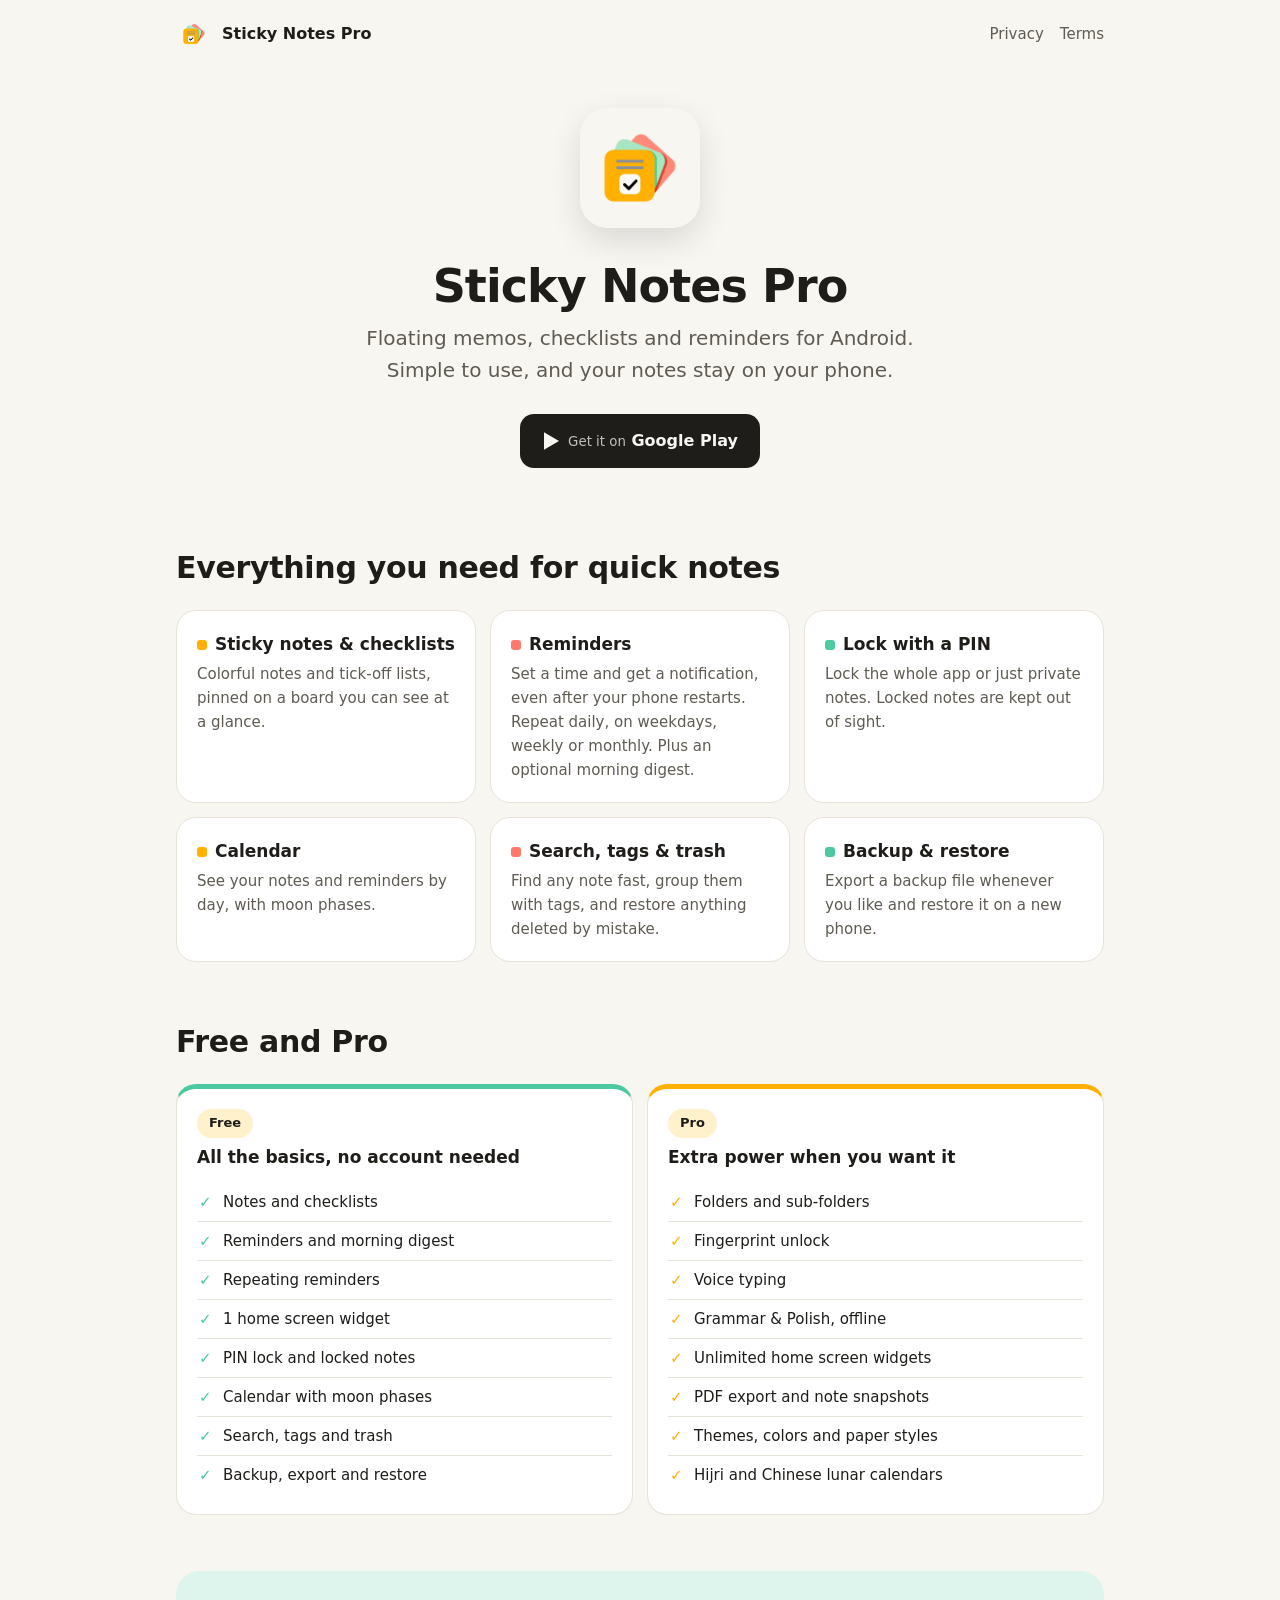
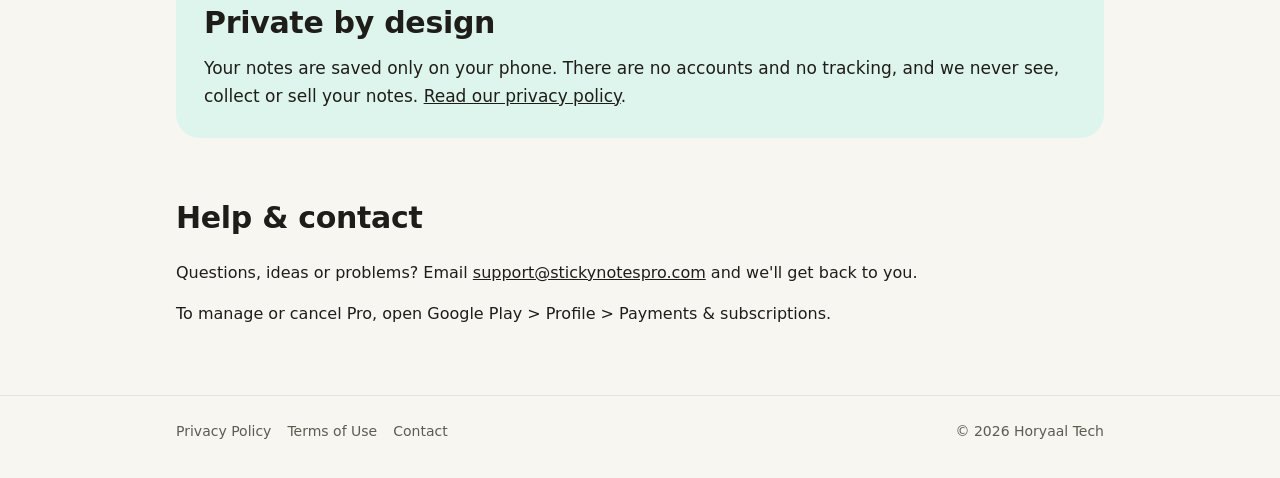
<file: index.html>
<!doctype html>
<html lang="en-US">
<head>
<meta charset="utf-8">
<meta name="viewport" content="width=device-width,initial-scale=1">
<title>Sticky Notes Pro – Floating Memos &amp; Widgets</title>
<meta name="description" content="Sticky Notes Pro is a simple, private notes, checklist and reminder app for Android. Your notes stay on your phone.">
<meta property="og:title" content="Sticky Notes Pro – Floating Memos &amp; Widgets">
<meta property="og:description" content="Simple, private sticky notes, checklists and reminders for Android.">
<meta property="og:image" content="https://stickynotespro.com/icon-512.png">
<meta name="theme-color" content="#F7F6F1">
<link rel="icon" href="favicon-32.png" sizes="32x32">
<link rel="icon" href="favicon-64.png" sizes="64x64">
<link rel="apple-touch-icon" href="apple-touch-icon.png">
<link rel="stylesheet" href="styles.css">
</head>
<body>
<header class="top"><div class="wrap">
  <a class="brand" href="/"><img src="icon-512.png" alt="">Sticky Notes Pro</a>
  <nav><a href="privacy.html">Privacy</a><a href="terms.html">Terms</a></nav>
</div></header>

<main>
<div class="wrap hero">
  <img src="icon-512.png" alt="Sticky Notes Pro icon">
  <h1>Sticky Notes Pro</h1>
  <p class="lead">Floating memos, checklists and reminders for Android. Simple to use, and your notes stay on your phone.</p>
  <a class="btn" href="https://play.google.com/store/apps/details?id=com.stickynotespro.app" target="_blank" rel="noopener">
    <svg width="18" height="20" viewBox="0 0 18 20" aria-hidden="true"><path fill="currentColor" d="M2 1.2v17.6L17 10z"/></svg>
    <span><small>Get it on</small> Google Play</span>
  </a>
</div>

<section><div class="wrap">
  <h2>Everything you need for quick notes</h2>
  <div class="grid">
    <div class="card"><h3><span class="dot" style="background:var(--amber)"></span>Sticky notes &amp; checklists</h3><p>Colorful notes and tick-off lists, pinned on a board you can see at a glance.</p></div>
    <div class="card"><h3><span class="dot" style="background:var(--coral)"></span>Reminders</h3><p>Set a time and get a notification, even after your phone restarts. Repeat daily, on weekdays, weekly or monthly. Plus an optional morning digest.</p></div>
    <div class="card"><h3><span class="dot" style="background:var(--mint)"></span>Lock with a PIN</h3><p>Lock the whole app or just private notes. Locked notes are kept out of sight.</p></div>
    <div class="card"><h3><span class="dot" style="background:var(--amber)"></span>Calendar</h3><p>See your notes and reminders by day, with moon phases.</p></div>
    <div class="card"><h3><span class="dot" style="background:var(--coral)"></span>Search, tags &amp; trash</h3><p>Find any note fast, group them with tags, and restore anything deleted by mistake.</p></div>
    <div class="card"><h3><span class="dot" style="background:var(--mint)"></span>Backup &amp; restore</h3><p>Export a backup file whenever you like and restore it on a new phone.</p></div>
  </div>
</div></section>

<section><div class="wrap">
  <h2>Free and Pro</h2>
  <div class="grid">
    <div class="card plan">
      <span class="pill">Free</span>
      <h3>All the basics, no account needed</h3>
      <ul>
        <li>Notes and checklists</li>
        <li>Reminders and morning digest</li>
        <li>Repeating reminders</li>
        <li>1 home screen widget</li>
        <li>PIN lock and locked notes</li>
        <li>Calendar with moon phases</li>
        <li>Search, tags and trash</li>
        <li>Backup, export and restore</li>
      </ul>
    </div>
    <div class="card plan pro">
      <span class="pill">Pro</span>
      <h3>Extra power when you want it</h3>
      <ul>
        <li>Folders and sub-folders</li>
        <li>Fingerprint unlock</li>
        <li>Voice typing</li>
        <li>Grammar &amp; Polish, offline</li>
        <li>Unlimited home screen widgets</li>
        <li>PDF export and note snapshots</li>
        <li>Themes, colors and paper styles</li>
        <li>Hijri and Chinese lunar calendars</li>
      </ul>
    </div>
  </div>
</div></section>

<section><div class="wrap">
  <div class="promise">
    <h2>Private by design</h2>
    <p>Your notes are saved only on your phone. There are no accounts and no tracking, and we never see, collect or sell your notes. <a href="privacy.html">Read our privacy policy</a>.</p>
  </div>
</div></section>

<section><div class="wrap">
  <h2>Help &amp; contact</h2>
  <p>Questions, ideas or problems? Email <a href="mailto:support@stickynotespro.com">support@stickynotespro.com</a> and we'll get back to you.</p>
  <p>To manage or cancel Pro, open Google Play &gt; Profile &gt; Payments &amp; subscriptions.</p>
</div></section>
</main>

<footer><div class="wrap">
  <div><a href="privacy.html">Privacy Policy</a><a href="terms.html">Terms of Use</a><a href="mailto:support@stickynotespro.com">Contact</a></div>
  <div>© 2026 Horyaal Tech</div>
</div></footer>
</body>
</html>
</file>
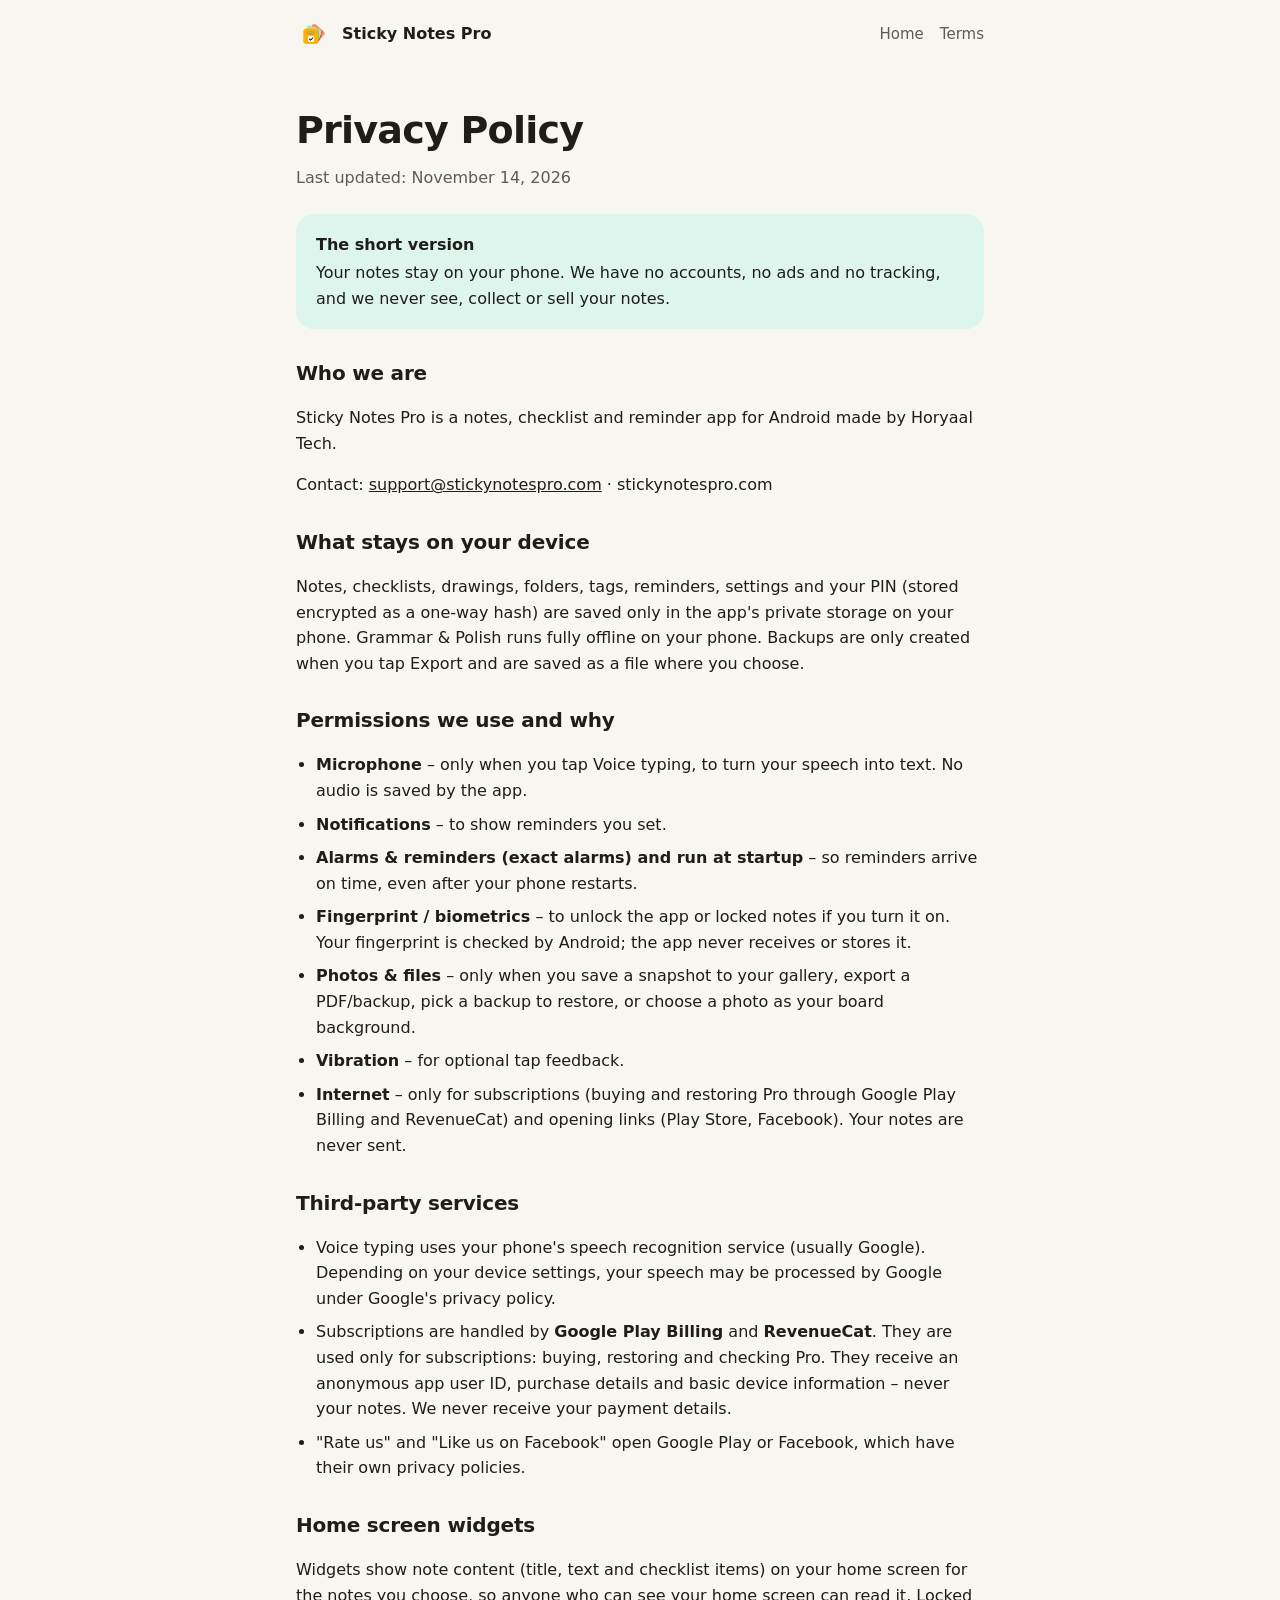
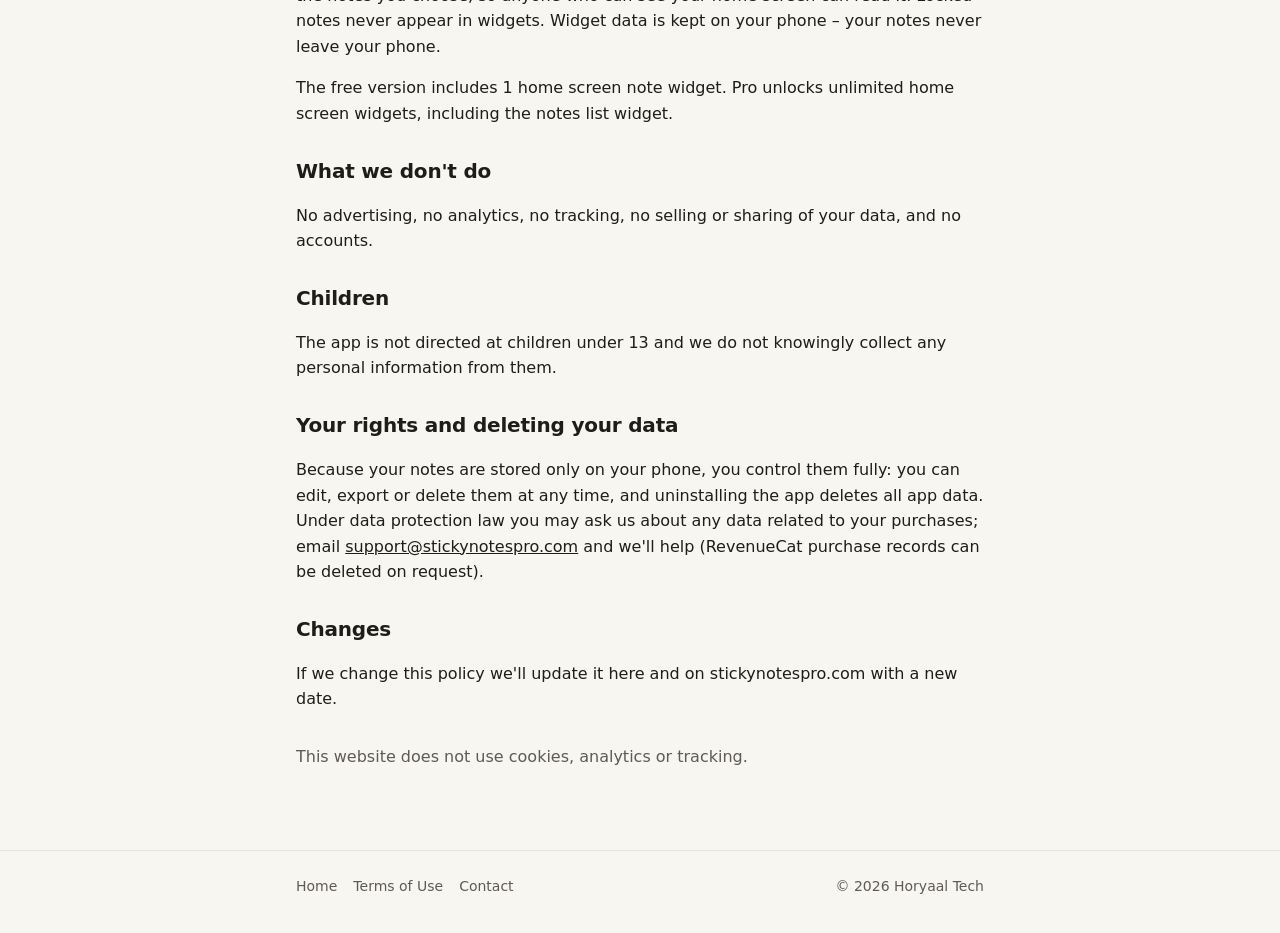
<file: privacy.html>
<!doctype html>
<html lang="en-US">
<head>
<meta charset="utf-8">
<meta name="viewport" content="width=device-width,initial-scale=1">
<title>Privacy Policy – Sticky Notes Pro</title>
<meta name="description" content="Privacy Policy for Sticky Notes Pro by Horyaal Tech.">
<meta name="theme-color" content="#F7F6F1">
<link rel="icon" href="favicon-32.png" sizes="32x32">
<link rel="apple-touch-icon" href="apple-touch-icon.png">
<link rel="stylesheet" href="styles.css">
</head>
<body>
<header class="top"><div class="wrap narrow">
  <a class="brand" href="/"><img src="icon-512.png" alt="">Sticky Notes Pro</a>
  <nav><a href="/">Home</a><a href="terms.html">Terms</a></nav>
</div></header>

<main class="wrap narrow legal">
  <h1>Privacy Policy</h1>
  <p class="date">Last updated: November 14, 2026</p>

  <div class="summary">
    <strong>The short version</strong>
    Your notes stay on your phone. We have no accounts, no ads and no tracking, and we never see, collect or sell your notes.
  </div>

  <h2>Who we are</h2>
  <p>Sticky Notes Pro is a notes, checklist and reminder app for Android made by Horyaal Tech.</p>
  <p>Contact: <a href="mailto:support@stickynotespro.com">support@stickynotespro.com</a> · stickynotespro.com</p>

  <h2>What stays on your device</h2>
  <p>Notes, checklists, drawings, folders, tags, reminders, settings and your PIN (stored encrypted as a one-way hash) are saved only in the app's private storage on your phone. Grammar &amp; Polish runs fully offline on your phone. Backups are only created when you tap Export and are saved as a file where you choose.</p>

  <h2>Permissions we use and why</h2>
  <ul>
    <li><strong>Microphone</strong> – only when you tap Voice typing, to turn your speech into text. No audio is saved by the app.</li>
    <li><strong>Notifications</strong> – to show reminders you set.</li>
    <li><strong>Alarms &amp; reminders (exact alarms) and run at startup</strong> – so reminders arrive on time, even after your phone restarts.</li>
    <li><strong>Fingerprint / biometrics</strong> – to unlock the app or locked notes if you turn it on. Your fingerprint is checked by Android; the app never receives or stores it.</li>
    <li><strong>Photos &amp; files</strong> – only when you save a snapshot to your gallery, export a PDF/backup, pick a backup to restore, or choose a photo as your board background.</li>
    <li><strong>Vibration</strong> – for optional tap feedback.</li>
    <li><strong>Internet</strong> – only for subscriptions (buying and restoring Pro through Google Play Billing and RevenueCat) and opening links (Play Store, Facebook). Your notes are never sent.</li>
  </ul>

  <h2>Third-party services</h2>
  <ul>
    <li>Voice typing uses your phone's speech recognition service (usually Google). Depending on your device settings, your speech may be processed by Google under Google's privacy policy.</li>
    <li>Subscriptions are handled by <strong>Google Play Billing</strong> and <strong>RevenueCat</strong>. They are used only for subscriptions: buying, restoring and checking Pro. They receive an anonymous app user ID, purchase details and basic device information – never your notes. We never receive your payment details.</li>
    <li>"Rate us" and "Like us on Facebook" open Google Play or Facebook, which have their own privacy policies.</li>
  </ul>

  <h2>Home screen widgets</h2>
  <p>Widgets show note content (title, text and checklist items) on your home screen for the notes you choose, so anyone who can see your home screen can read it. Locked notes never appear in widgets. Widget data is kept on your phone – your notes never leave your phone.</p>
  <p>The free version includes 1 home screen note widget. Pro unlocks unlimited home screen widgets, including the notes list widget.</p>

  <h2>What we don't do</h2>
  <p>No advertising, no analytics, no tracking, no selling or sharing of your data, and no accounts.</p>

  <h2>Children</h2>
  <p>The app is not directed at children under 13 and we do not knowingly collect any personal information from them.</p>

  <h2>Your rights and deleting your data</h2>
  <p>Because your notes are stored only on your phone, you control them fully: you can edit, export or delete them at any time, and uninstalling the app deletes all app data. Under data protection law you may ask us about any data related to your purchases; email <a href="mailto:support@stickynotespro.com">support@stickynotespro.com</a> and we'll help (RevenueCat purchase records can be deleted on request).</p>

  <h2>Changes</h2>
  <p>If we change this policy we'll update it here and on stickynotespro.com with a new date.</p>

  <p style="color:var(--muted);margin-top:32px">This website does not use cookies, analytics or tracking.</p>
</main>

<footer><div class="wrap narrow">
  <div><a href="/">Home</a><a href="terms.html">Terms of Use</a><a href="mailto:support@stickynotespro.com">Contact</a></div>
  <div>© 2026 Horyaal Tech</div>
</div></footer>
</body>
</html>
</file>
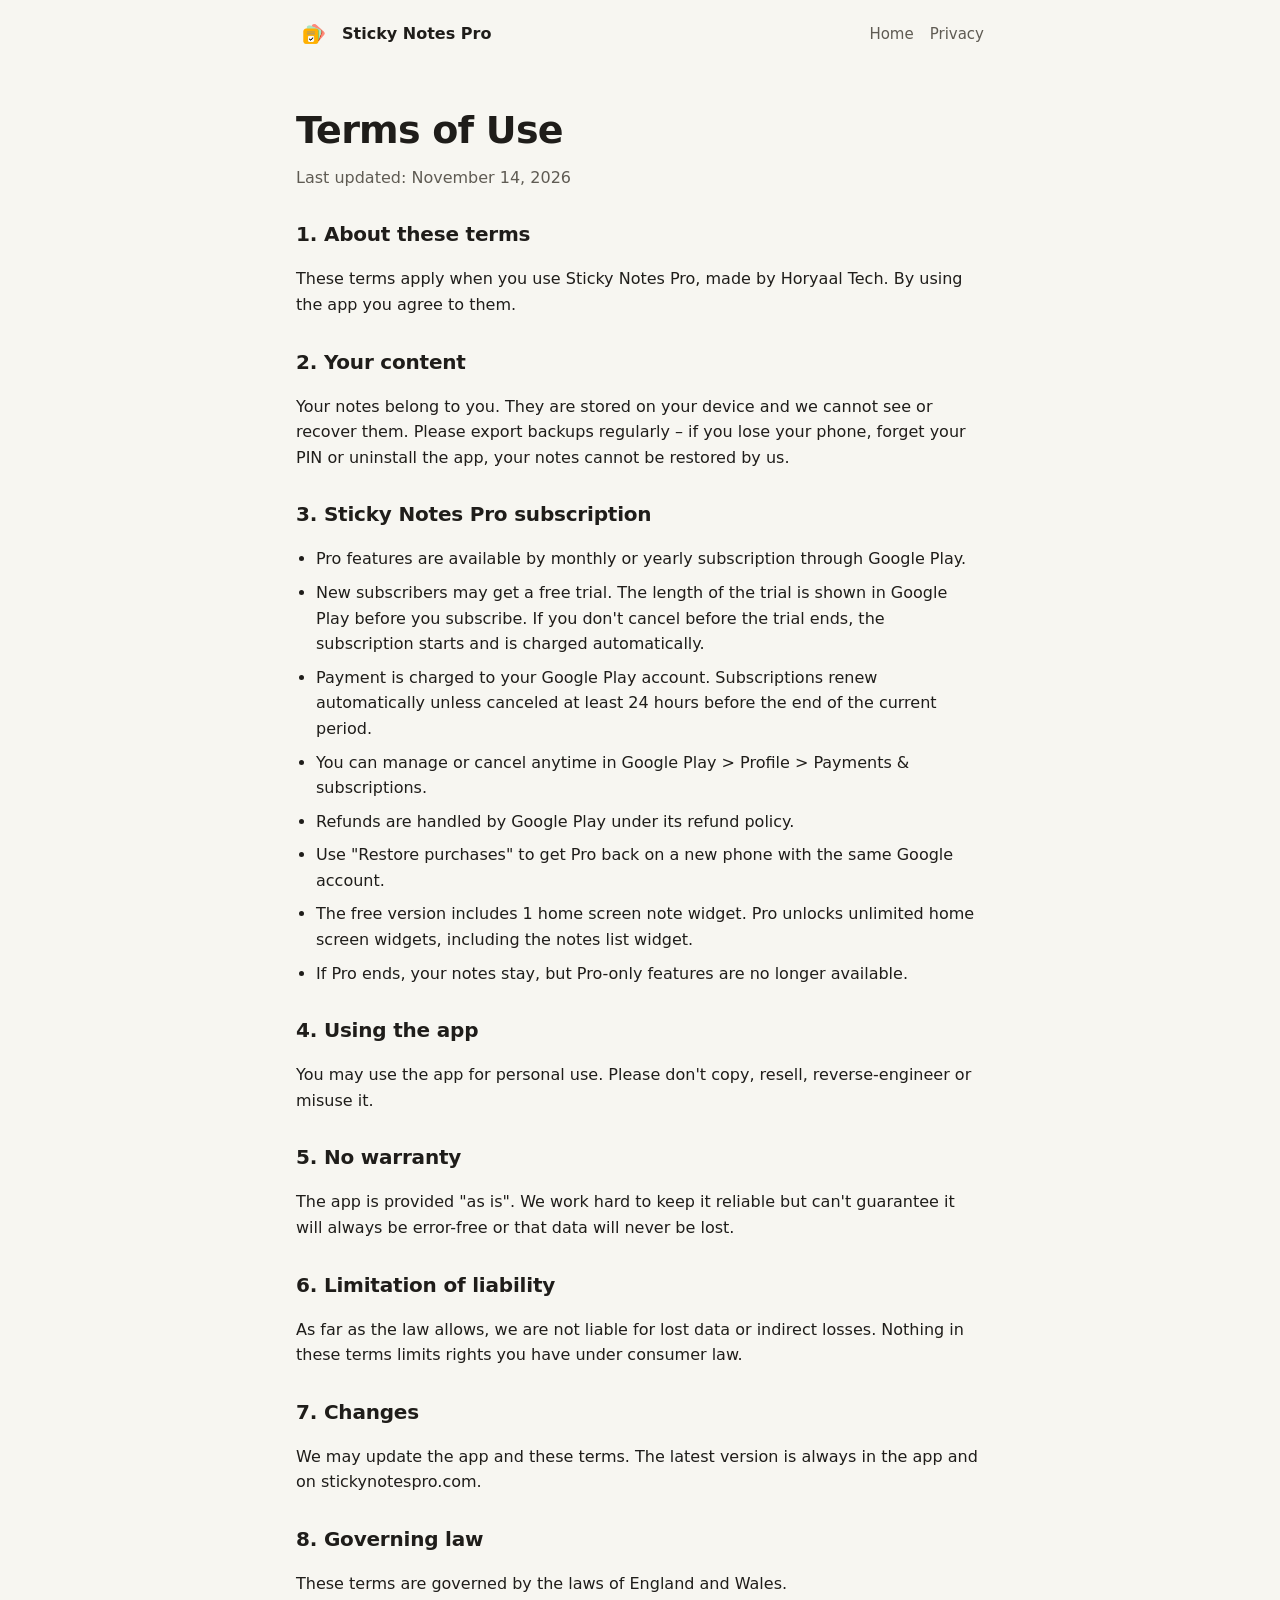
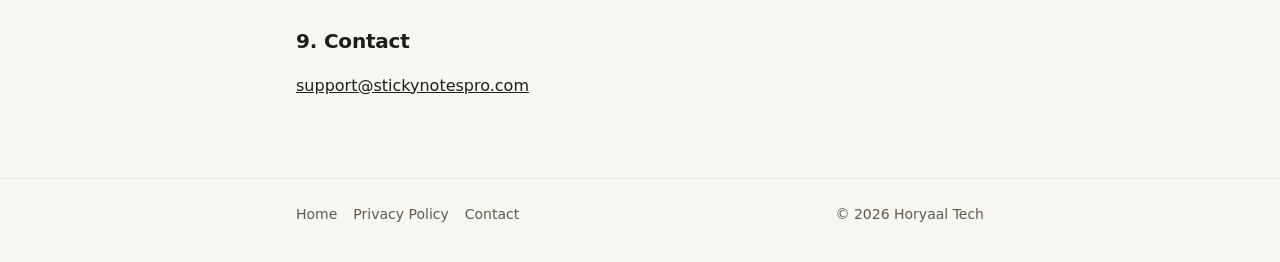
<file: terms.html>
<!doctype html>
<html lang="en-US">
<head>
<meta charset="utf-8">
<meta name="viewport" content="width=device-width,initial-scale=1">
<title>Terms of Use – Sticky Notes Pro</title>
<meta name="description" content="Terms of Use for Sticky Notes Pro by Horyaal Tech.">
<meta name="theme-color" content="#F7F6F1">
<link rel="icon" href="favicon-32.png" sizes="32x32">
<link rel="apple-touch-icon" href="apple-touch-icon.png">
<link rel="stylesheet" href="styles.css">
</head>
<body>
<header class="top"><div class="wrap narrow">
  <a class="brand" href="/"><img src="icon-512.png" alt="">Sticky Notes Pro</a>
  <nav><a href="/">Home</a><a href="privacy.html">Privacy</a></nav>
</div></header>

<main class="wrap narrow legal">
  <h1>Terms of Use</h1>
  <p class="date">Last updated: November 14, 2026</p>

  <h2>1. About these terms</h2>
  <p>These terms apply when you use Sticky Notes Pro, made by Horyaal Tech. By using the app you agree to them.</p>

  <h2>2. Your content</h2>
  <p>Your notes belong to you. They are stored on your device and we cannot see or recover them. Please export backups regularly – if you lose your phone, forget your PIN or uninstall the app, your notes cannot be restored by us.</p>

  <h2>3. Sticky Notes Pro subscription</h2>
  <ul>
    <li>Pro features are available by monthly or yearly subscription through Google Play.</li>
    <li>New subscribers may get a free trial. The length of the trial is shown in Google Play before you subscribe. If you don't cancel before the trial ends, the subscription starts and is charged automatically.</li>
    <li>Payment is charged to your Google Play account. Subscriptions renew automatically unless canceled at least 24 hours before the end of the current period.</li>
    <li>You can manage or cancel anytime in Google Play &gt; Profile &gt; Payments &amp; subscriptions.</li>
    <li>Refunds are handled by Google Play under its refund policy.</li>
    <li>Use "Restore purchases" to get Pro back on a new phone with the same Google account.</li>
    <li>The free version includes 1 home screen note widget. Pro unlocks unlimited home screen widgets, including the notes list widget.</li>
    <li>If Pro ends, your notes stay, but Pro-only features are no longer available.</li>
  </ul>

  <h2>4. Using the app</h2>
  <p>You may use the app for personal use. Please don't copy, resell, reverse-engineer or misuse it.</p>

  <h2>5. No warranty</h2>
  <p>The app is provided "as is". We work hard to keep it reliable but can't guarantee it will always be error-free or that data will never be lost.</p>

  <h2>6. Limitation of liability</h2>
  <p>As far as the law allows, we are not liable for lost data or indirect losses. Nothing in these terms limits rights you have under consumer law.</p>

  <h2>7. Changes</h2>
  <p>We may update the app and these terms. The latest version is always in the app and on stickynotespro.com.</p>

  <h2>8. Governing law</h2>
  <p>These terms are governed by the laws of England and Wales.</p>

  <h2>9. Contact</h2>
  <p><a href="mailto:support@stickynotespro.com">support@stickynotespro.com</a></p>
</main>

<footer><div class="wrap narrow">
  <div><a href="/">Home</a><a href="privacy.html">Privacy Policy</a><a href="mailto:support@stickynotespro.com">Contact</a></div>
  <div>© 2026 Horyaal Tech</div>
</div></footer>
</body>
</html>
</file>
<file: styles.css>
:root{
  --bg:#F7F6F1; --card:#FFFFFF; --ink:#1F1D1A; --muted:#5F5B53; --line:#E7E3D8;
  --amber:#FFB000; --amber-soft:#FFF1CC; --coral:#FF7A6B; --mint:#4CC9A0; --mint-soft:#DDF5EC;
}
@media (prefers-color-scheme: dark){
  :root{ --bg:#161513; --card:#201F1C; --ink:#F3F1EA; --muted:#B4AFA4; --line:#34312C;
    --amber-soft:#3A2F12; --mint-soft:#163329; }
}
*{box-sizing:border-box}
html{-webkit-text-size-adjust:100%}
body{margin:0;background:var(--bg);color:var(--ink);
  font:16px/1.6 system-ui,-apple-system,"Segoe UI",Roboto,"Helvetica Neue",Arial,sans-serif}
a{color:inherit}
.wrap{max-width:960px;margin:0 auto;padding:0 16px}
.narrow{max-width:720px}

/* Header */
header.top{padding:16px 0}
header.top .wrap{display:flex;align-items:center;justify-content:space-between;gap:12px}
.brand{display:flex;align-items:center;gap:10px;text-decoration:none;font-weight:700}
.brand img{width:36px;height:36px;border-radius:9px}
nav a{text-decoration:none;color:var(--muted);font-size:15px;margin-left:16px}
nav a:hover{color:var(--ink)}

/* Hero */
.hero{text-align:center;padding:40px 0 48px}
.hero img{width:120px;height:120px;border-radius:28px;box-shadow:0 12px 32px rgba(0,0,0,.12)}
.hero h1{font-size:clamp(30px,6vw,46px);line-height:1.15;margin:24px 0 10px;letter-spacing:-.02em}
.hero p.lead{font-size:clamp(17px,2.6vw,20px);color:var(--muted);max-width:600px;margin:0 auto 28px}
.btn{display:inline-flex;align-items:center;gap:8px;background:var(--ink);color:var(--bg);
  text-decoration:none;font-weight:600;padding:14px 22px;border-radius:14px}
.btn small{font-weight:400;opacity:.75}
.pill{display:inline-block;background:var(--amber-soft);color:var(--ink);font-size:13px;font-weight:600;
  padding:4px 12px;border-radius:999px;margin-bottom:6px}

/* Sections */
section{padding:28px 0}
h2{font-size:clamp(24px,4vw,30px);letter-spacing:-.01em;margin:0 0 18px}
.grid{display:grid;grid-template-columns:repeat(auto-fit,minmax(240px,1fr));gap:14px}
.card{background:var(--card);border:1px solid var(--line);border-radius:20px;padding:20px}
.card h3{margin:0 0 4px;font-size:17px}
.card p{margin:0;color:var(--muted);font-size:15px}
.dot{display:inline-block;width:10px;height:10px;border-radius:3px;margin-right:8px;vertical-align:middle}
.plan{border-top:5px solid var(--mint)}
.plan.pro{border-top-color:var(--amber)}
.plan ul{list-style:none;padding:0;margin:12px 0 0}
.plan li{padding:7px 0 7px 26px;position:relative;border-bottom:1px solid var(--line);font-size:15px}
.plan li:last-child{border-bottom:0}
.plan li::before{content:"✓";position:absolute;left:2px;font-weight:700;color:var(--mint)}
.plan.pro li::before{color:var(--amber)}
.promise{background:var(--mint-soft);border-radius:24px;padding:28px}
.promise h2{margin-bottom:8px}
.promise p{margin:0;font-size:17px}

/* Legal */
.legal{padding-top:16px;padding-bottom:40px}
.legal h1{font-size:clamp(28px,5vw,38px);margin:16px 0 4px;letter-spacing:-.02em}
.legal .date{color:var(--muted);margin:0 0 24px}
.legal h2{font-size:20px;margin:28px 0 8px}
.legal p,.legal li{color:var(--ink)}
.legal ul{padding-left:20px}
.legal li{margin:8px 0}
.summary{background:var(--mint-soft);border-radius:18px;padding:18px 20px}
.summary strong{display:block;margin-bottom:2px}

/* Footer */
footer{border-top:1px solid var(--line);margin-top:24px;padding:24px 0 36px;color:var(--muted);font-size:14px}
footer .wrap{display:flex;flex-wrap:wrap;gap:12px 24px;justify-content:space-between}
footer a{text-decoration:none;margin-right:16px}
footer a:hover{color:var(--ink)}
</file>
